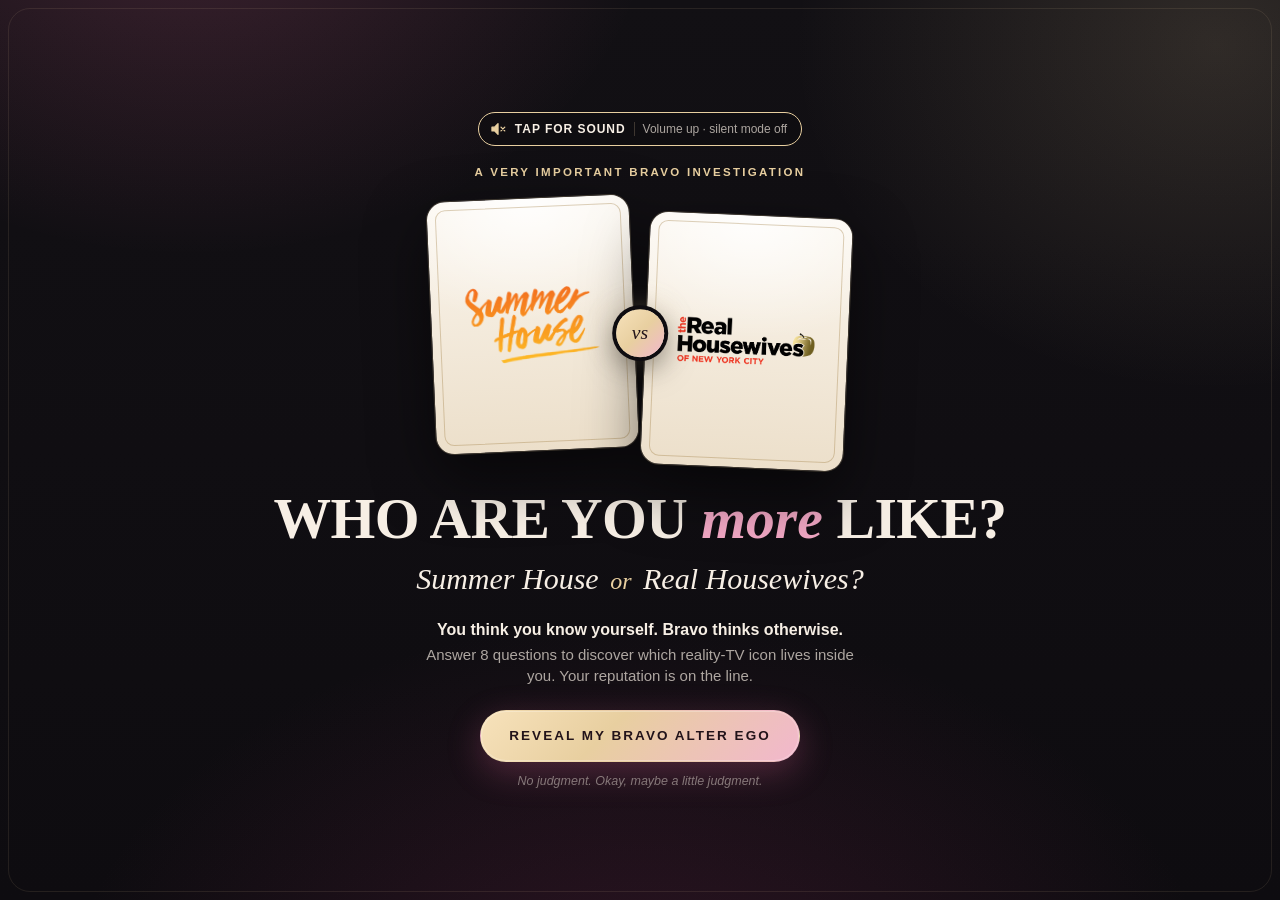
<file: index.html>
<!doctype html>
<html lang="en">
<head>
<meta charset="utf-8">
<meta name="viewport" content="width=device-width, initial-scale=1, viewport-fit=cover">
<meta name="theme-color" content="#0e0c10">
<meta name="robots" content="noindex">
<title>Who Are You More Like? A Bravo Investigation</title>
<link rel="icon" href="data:image/svg+xml,<svg xmlns='http://www.w3.org/2000/svg' viewBox='0 0 100 100'><text y='.9em' font-size='90'>🍸</text></svg>">
<link rel="stylesheet" href="quiz.css">
<script type="module" src="app.js"></script>
</head>
<body>

<div class="backdrop" aria-hidden="true"></div>
<canvas id="confetti" aria-hidden="true"></canvas>
<button id="muteBtn" class="mute-btn" type="button" aria-pressed="false" aria-label="Mute music" hidden></button>

<main id="app">

  <!-- 1. Introduction -->
  <section id="intro" class="screen is-active" aria-labelledby="introTitle">
    <button id="soundBanner" class="sound-banner" type="button" aria-pressed="false" hidden>
      <span class="sound-banner__icon" id="soundIcon" aria-hidden="true"></span>
      <span class="sound-banner__text" id="soundText">Tap for sound</span>
      <span class="sound-banner__hint" id="soundHint">Volume up · silent mode off</span>
    </button>
    <p class="eyebrow">A Very Important Bravo Investigation</p>
    <div class="stretch"><div class="duo duo--intro" id="introDuo"></div></div>
    <h1 id="introTitle" class="display" tabindex="-1">Who are you <em>more</em> like?</h1>
    <p class="subhead">Summer House <span class="or">or</span> Real Housewives?</p>
    <p class="lede">You think you know yourself. Bravo thinks otherwise.</p>
    <p class="body-copy">Answer 8 questions to discover which reality-TV icon lives inside you. Your reputation is on the line.</p>
    <button id="startBtn" class="btn btn--primary" type="button">Reveal my Bravo alter ego</button>
    <p class="fine-print">No judgment. Okay, maybe a little judgment.</p>
  </section>

  <!-- 2. Quiz -->
  <section id="quiz" class="screen" aria-labelledby="qText" hidden>
    <div class="quiz-top">
      <button id="backBtn" class="btn-back" type="button"><span aria-hidden="true">←</span> Back</button>
      <p class="eyebrow eyebrow--count" id="qCount" aria-live="polite"></p>
      <span class="quiz-top__spacer" aria-hidden="true"></span>
    </div>
    <div class="progress" id="progress" role="progressbar" aria-label="Quiz progress" aria-valuemin="0" aria-valuemax="8">
      <span class="progress__fill" id="progressFill"></span>
    </div>
    <div class="qcard" id="qcard">
      <p class="qcard__kicker" id="qKicker"></p>
      <h2 class="qcard__text" id="qText" tabindex="-1"></h2>
      <div class="answers" id="answers" role="group" aria-labelledby="qText"></div>
    </div>
    <div class="quiz-foot">
      <button id="nextBtn" class="btn btn--ghost" type="button" hidden>Keep my answer <span aria-hidden="true">→</span></button>
    </div>
  </section>

  <!-- 2b. Dramatic pause -->
  <section id="tally" class="screen" aria-labelledby="tallyTitle" hidden>
    <p class="eyebrow">Please stand by</p>
    <h2 id="tallyTitle" class="display display--sm" tabindex="-1">Calculating your Bravo alter ego<span class="dots" aria-hidden="true"><i>.</i><i>.</i><i>.</i></span></h2>
    <p class="calc__status" id="calcStatus" aria-live="polite"></p>
    <div class="calc__console" aria-hidden="true"><div class="calc__lines" id="calcLines"></div></div>
    <div class="calc__meters" aria-hidden="true">
      <div class="meter is-kyle"><span class="meter__label">Summer House energy</span><span class="meter__bar"><i id="meterA"></i></span><span class="meter__val" id="meterAVal"></span></div>
      <div class="meter is-bethenny"><span class="meter__label">Housewife energy</span><span class="meter__bar"><i id="meterB"></i></span><span class="meter__val" id="meterBVal"></span></div>
    </div>
    <div class="calc__progress" id="calcProgress" role="progressbar" aria-label="Scoring progress" aria-valuemin="0" aria-valuemax="100" aria-valuenow="0"><span id="calcFill"></span></div>
    <p class="calc__pct" id="calcPct" aria-hidden="true"></p>
  </section>

  <!-- 3. Results (filled in by app.js) -->
  <section id="result" class="screen reveal" aria-labelledby="resultTitle" hidden></section>

  <!-- 4. Cameo finale (filled in by app.js) -->
  <section id="cameos" class="screen" aria-labelledby="cameosTitle" hidden></section>

</main>

<noscript><p class="noscript">This quiz needs JavaScript turned on. Bravo would never.</p></noscript>
</body>
</html>
</file>
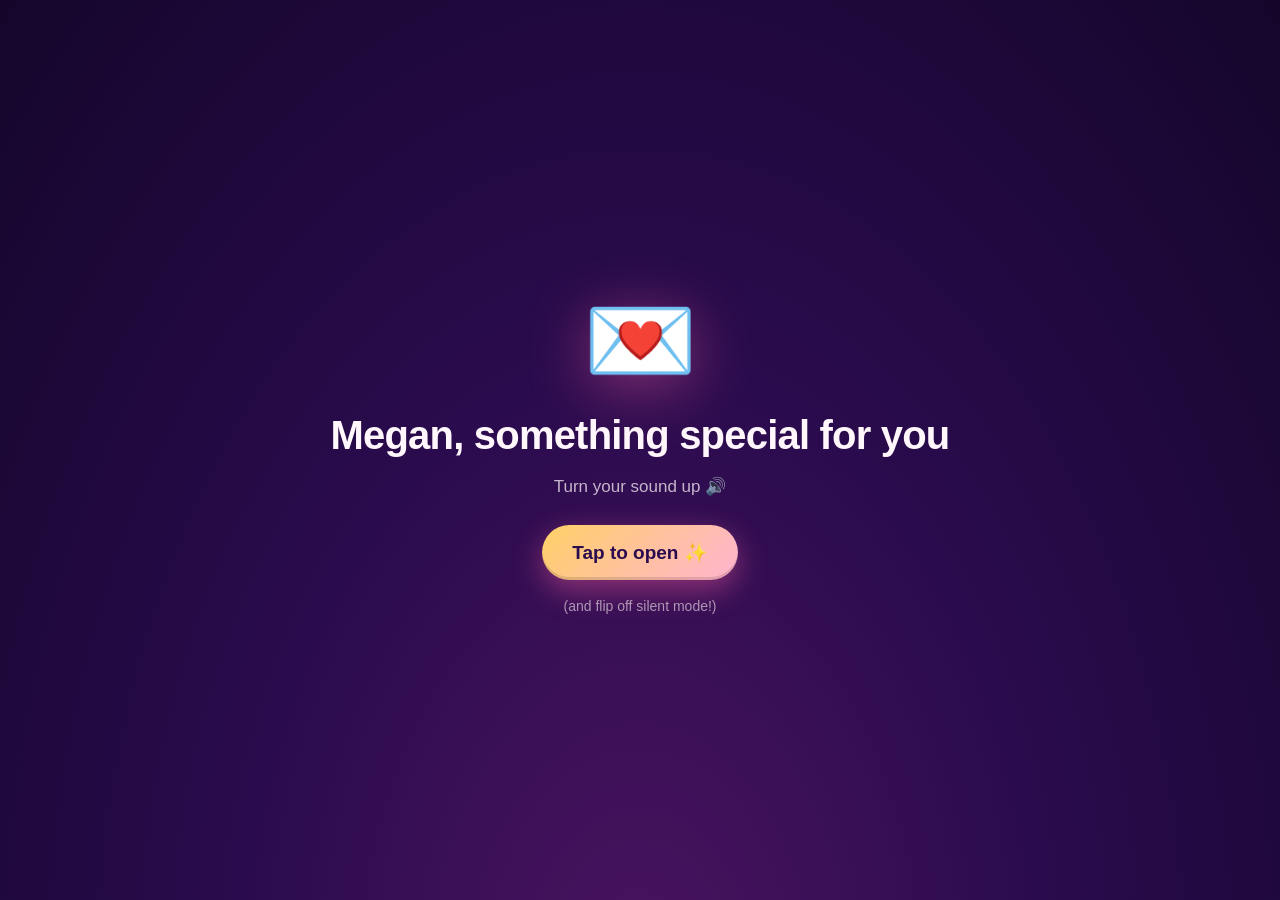
<file: birthday/index.html>
<!doctype html>
<html lang="en">
<head>
<meta charset="utf-8">
<meta name="viewport" content="width=device-width, initial-scale=1, viewport-fit=cover">
<meta name="theme-color" content="#14062b">
<meta name="robots" content="noindex">
<title>A Surprise For You 🎁</title>
<link rel="icon" href="data:image/svg+xml,<svg xmlns='http://www.w3.org/2000/svg' viewBox='0 0 100 100'><text y='.9em' font-size='90'>🎁</text></svg>">
<link rel="apple-touch-icon" href="data:image/svg+xml,<svg xmlns='http://www.w3.org/2000/svg' viewBox='0 0 100 100'><text y='.9em' font-size='90'>🎁</text></svg>">
<style>
  :root {
    --bg-1: #14062b;
    --bg-2: #2a0b4d;
    --bg-3: #4a1460;
    --gold: #ffd166;
    --pink: #ff5fa2;
    --text: #fff7fb;
    --muted: rgba(255, 247, 251, 0.72);
  }
  * { box-sizing: border-box; -webkit-tap-highlight-color: transparent; }
  html, body {
    margin: 0; height: 100%; overflow: hidden;
    background: radial-gradient(ellipse at 50% 110%, var(--bg-3) 0%, var(--bg-2) 45%, var(--bg-1) 100%);
    background-color: var(--bg-1);
    color: var(--text);
    font-family: -apple-system, BlinkMacSystemFont, "SF Pro Rounded", "Segoe UI", Roboto, "Helvetica Neue", Arial, sans-serif;
    -webkit-user-select: none; user-select: none;
    overscroll-behavior: none;
  }
  canvas { position: fixed; inset: 0; width: 100%; height: 100%; pointer-events: none; }
  #fx { z-index: 1; }
  #emoji { z-index: 3; }

  .screen {
    position: fixed; inset: 0; z-index: 2;
    display: flex; flex-direction: column; align-items: center; justify-content: center;
    padding: max(24px, env(safe-area-inset-top)) 20px max(24px, env(safe-area-inset-bottom));
    text-align: center;
    transition: opacity .8s ease, transform .8s ease;
  }
  .hidden { opacity: 0; pointer-events: none; }
  [hidden] { display: none !important; }

  /* ---------- Intro ---------- */
  #intro { z-index: 5; gap: 18px; }
  #intro .envelope { font-size: 92px; animation: wiggle 2.4s ease-in-out infinite; filter: drop-shadow(0 10px 30px rgba(255, 95, 162, .45)); }
  #intro h1 { margin: 0; font-size: clamp(26px, 7vw, 40px); font-weight: 800; letter-spacing: -0.02em; }
  #intro p { margin: 0; color: var(--muted); font-size: 17px; }
  .btn {
    appearance: none; border: 0; cursor: pointer;
    font: inherit; font-weight: 800; font-size: 19px; color: #2a0b4d;
    padding: 16px 30px; border-radius: 999px;
    background: linear-gradient(135deg, var(--gold), #ffb3d1);
    box-shadow: 0 10px 30px rgba(255, 95, 162, .45), inset 0 -3px 0 rgba(0,0,0,.12);
    transition: transform .15s ease;
  }
  .btn:active { transform: scale(.96); }
  #openBtn { margin-top: 10px; animation: pulse 1.6s ease-in-out infinite; }
  .sound-hint { font-size: 14px !important; opacity: .8; }

  /* ---------- Celebration title ---------- */
  #title {
    z-index: 2; pointer-events: none;
    justify-content: center;
    transition: transform 1.2s cubic-bezier(.2,.8,.2,1), opacity .8s ease;
  }
  #title.settled { transform: translateY(-31vh) scale(.62); }
  #title h2 {
    margin: 0; line-height: 1.02;
    font-size: clamp(48px, 15vw, 120px); font-weight: 900; letter-spacing: -0.03em;
  }
  #title h2 .line { display: block; white-space: nowrap; }
  #title h2 .ch {
    display: inline-block;
    background: linear-gradient(180deg, #fff 0%, var(--gold) 55%, #ff8fbf 100%);
    -webkit-background-clip: text; background-clip: text; color: transparent;
    filter: drop-shadow(0 4px 0 rgba(120, 20, 90, .55)) drop-shadow(0 0 22px rgba(255, 209, 102, .35));
    opacity: 0; transform: translateY(60px) scale(.3) rotate(-12deg);
  }
  #title.show h2 .ch { animation: popIn .7s cubic-bezier(.2, 1.6, .4, 1) forwards, bob 2.2s ease-in-out infinite; }
  #title .sub {
    margin-top: 14px; font-size: clamp(18px, 5vw, 26px); font-weight: 700; color: var(--muted);
    opacity: 0; transition: opacity 1s ease 1.6s;
  }
  #title.show .sub { opacity: 1; }

  /* ---------- Gift ---------- */
  #giftStage { z-index: 4; gap: 26px; padding-top: 22vh; }
  #giftStage .prompt { font-size: 20px; font-weight: 700; color: var(--text); margin: 0; animation: pulseText 1.8s ease-in-out infinite; }
  .gift {
    position: relative; width: 190px; height: 190px; cursor: pointer;
    animation: giftIn .9s cubic-bezier(.2, 1.5, .4, 1) both, giftBounce 1.4s ease-in-out .9s infinite;
    filter: drop-shadow(0 22px 30px rgba(0,0,0,.45));
  }
  .gift .box {
    position: absolute; left: 12px; right: 12px; bottom: 0; height: 120px; border-radius: 10px;
    background: linear-gradient(90deg, transparent 42%, var(--gold) 42%, var(--gold) 58%, transparent 58%),
                linear-gradient(160deg, #ff7eb6, #e2337f);
  }
  .gift .lid {
    position: absolute; left: 0; right: 0; top: 42px; height: 40px; border-radius: 10px;
    background: linear-gradient(90deg, transparent 42%, #ffe08f 42%, #ffe08f 58%, transparent 58%),
                linear-gradient(160deg, #ff9ac7, #ef4b92);
    box-shadow: 0 6px 0 rgba(120, 10, 60, .25);
    transform-origin: 50% 100%;
  }
  .gift .bow { position: absolute; left: 50%; top: -30px; width: 0; height: 0; }
  .gift .bow::before, .gift .bow::after {
    content: ""; position: absolute; top: 0; width: 46px; height: 34px;
    border: 9px solid var(--gold); border-radius: 50% 50% 50% 50% / 60% 60% 40% 40%;
  }
  .gift .bow::before { right: 2px; transform: rotate(-24deg); }
  .gift .bow::after  { left: 2px;  transform: rotate(24deg); }
  .gift .knot { position: absolute; left: 50%; top: 20px; width: 20px; height: 20px; margin-left: -10px; border-radius: 6px; background: #ffc53d; }
  .gift.opening { animation: shake .5s ease-in-out both; }
  .gift.open .lid { animation: lidOff .9s cubic-bezier(.3, .1, .3, 1) forwards; }
  .gift.open .box { animation: boxAway .9s ease .25s forwards; }

  /* ---------- Video ---------- */
  #videoStage { z-index: 4; gap: 18px; padding-top: max(18vh, 120px); }
  .video-card {
    position: relative; width: min(92vw, 420px);
    border-radius: 22px; overflow: hidden; background: #000;
    box-shadow: 0 0 0 3px rgba(255, 209, 102, .7), 0 25px 60px rgba(0,0,0,.55), 0 0 60px rgba(255, 95, 162, .35);
    transform: scale(.85); transition: transform .8s cubic-bezier(.2, 1.4, .4, 1);
  }
  #videoStage:not(.hidden) .video-card { transform: scale(1); }
  video { display: block; width: 100%; max-height: 64vh; background: #000; }
  .play-overlay {
    position: absolute; inset: 0; display: flex; flex-direction: column; align-items: center; justify-content: center; gap: 14px;
    border: 0; cursor: pointer; color: var(--text); font: inherit; font-weight: 800; font-size: 18px;
    background: radial-gradient(circle at 50% 45%, rgba(74, 20, 96, .55), rgba(20, 6, 43, .88));
  }
  .play-overlay .circle {
    width: 92px; height: 92px; border-radius: 50%;
    display: flex; align-items: center; justify-content: center;
    background: linear-gradient(135deg, var(--gold), var(--pink));
    box-shadow: 0 10px 30px rgba(255, 95, 162, .6);
    animation: pulse 1.6s ease-in-out infinite;
  }
  .play-overlay .circle::after {
    content: ""; margin-left: 8px;
    border-style: solid; border-width: 20px 0 20px 32px; border-color: transparent transparent transparent #fff;
  }
  #saveBtn { opacity: 0; transform: translateY(10px); transition: opacity .6s ease, transform .6s ease; }
  #saveBtn.show { opacity: 1; transform: none; }
  #saveBtn.nudge { animation: pulse 1.6s ease-in-out infinite; }
  .save-help { margin: 0; max-width: 340px; font-size: 14px; color: var(--muted); line-height: 1.4; }
  .error { color: #ffd1e3; font-size: 15px; max-width: 320px; padding: 24px; }

  /* ---------- Keyframes ---------- */
  @keyframes popIn { to { opacity: 1; transform: none; } }
  @keyframes bob { 0%, 100% { translate: 0 0; } 50% { translate: 0 -6px; } }
  @keyframes wiggle { 0%, 100% { transform: rotate(0); } 20% { transform: rotate(-10deg); } 40% { transform: rotate(8deg); } 60% { transform: rotate(-4deg); } 80% { transform: rotate(2deg); } }
  @keyframes pulse { 0%, 100% { transform: scale(1); } 50% { transform: scale(1.07); } }
  @keyframes pulseText { 0%, 100% { opacity: .75; } 50% { opacity: 1; } }
  @keyframes giftIn { from { opacity: 0; transform: scale(.2) rotate(-20deg); } to { opacity: 1; transform: none; } }
  @keyframes giftBounce { 0%, 100% { translate: 0 0; } 50% { translate: 0 -14px; } }
  @keyframes shake { 0%, 100% { rotate: 0deg; } 20% { rotate: -9deg; } 40% { rotate: 8deg; } 60% { rotate: -6deg; } 80% { rotate: 4deg; } }
  @keyframes lidOff { to { transform: translate(60px, -260px) rotate(50deg); opacity: 0; } }
  @keyframes boxAway { to { transform: scale(.4) translateY(40px); opacity: 0; } }

  @media (prefers-reduced-motion: reduce) {
    #title h2 .ch { animation-duration: .01s !important; }
  }
</style>
</head>
<body>

<canvas id="fx"></canvas>
<canvas id="emoji"></canvas>

<!-- 1. Tap to open (needed so the browser lets us play sound) -->
<section id="intro" class="screen">
  <div class="envelope">💌</div>
  <h1 id="introTitle">Something special for you</h1>
  <p>Turn your sound up 🔊</p>
  <button id="openBtn" class="btn" type="button">Tap to open ✨</button>
  <p class="sound-hint">(and flip off silent mode!)</p>
</section>

<!-- 2. The big reveal -->
<section id="title" class="screen hidden" aria-live="polite">
  <h2 id="titleText"></h2>
  <div class="sub" id="subText"></div>
</section>

<!-- 3. The present -->
<section id="giftStage" class="screen hidden">
  <button class="gift" id="gift" type="button" aria-label="Open your present" style="background:none;border:0;padding:0">
    <span class="box"></span>
    <span class="lid"><span class="bow"></span><span class="knot"></span></span>
  </button>
  <p class="prompt">Tap to open your present 🎁</p>
</section>

<!-- 4. The video -->
<section id="videoStage" class="screen hidden">
  <div class="video-card">
    <video id="video" playsinline webkit-playsinline preload="metadata"></video>
    <button class="play-overlay" id="playBtn" type="button" aria-label="Play your video">
      <span class="circle"></span>
      <span>Press play 💖</span>
    </button>
  </div>
  <button id="saveBtn" class="btn" type="button" hidden>Save video to my phone 📲</button>
  <p class="save-help" id="saveHelp" hidden></p>
</section>

<script>
/* ============================================================
   Edit these to personalize the page
   ============================================================ */
const CONFIG = {
  name: "Megan",
  subtitle: "🎂 October 27 🎂",
  videoSrc: "../video/cameo.mp4",          // put the Cameo file here
  downloadName: "Megan-Birthday-Cameo.mp4",
  celebrationSeconds: 8,                 // how long the big party lasts before the present shows up
};

/* ============================================================
   Setup
   ============================================================ */
const $ = (id) => document.getElementById(id);
const reduceMotion = matchMedia("(prefers-reduced-motion: reduce)").matches;

$("introTitle").textContent = `${CONFIG.name}, something special for you`;
$("subText").textContent = CONFIG.subtitle;
document.title = `Happy Birthday ${CONFIG.name}! 🎉`;

// Build the title one letter at a time so each letter can pop in
(function buildTitle() {
  const lines = ["Happy", "Birthday,", `${CONFIG.name}!`];
  const h2 = $("titleText");
  let i = 0;
  for (const text of lines) {
    const line = document.createElement("span");
    line.className = "line";
    for (const c of text) {
      const s = document.createElement("span");
      s.className = "ch";
      s.textContent = c;
      s.style.animationDelay = `${0.35 + i * 0.07}s, ${1.4 + i * 0.09}s`;
      line.appendChild(s);
      i++;
    }
    h2.appendChild(line);
  }
})();

/* ============================================================
   Canvas: fireworks (with trails) + emojis/confetti (no trails)
   ============================================================ */
const fx = $("fx"), fxCtx = fx.getContext("2d");
const em = $("emoji"), emCtx = em.getContext("2d");
let W = 0, H = 0, DPR = 1;
function resize() {
  DPR = Math.min(window.devicePixelRatio || 1, 2);
  W = innerWidth; H = innerHeight;
  for (const c of [fx, em]) { c.width = W * DPR; c.height = H * DPR; }
  fxCtx.setTransform(DPR, 0, 0, DPR, 0, 0);
  emCtx.setTransform(DPR, 0, 0, DPR, 0, 0);
}
addEventListener("resize", resize);
resize();

const rand = (a, b) => a + Math.random() * (b - a);
const pick = (arr) => arr[(Math.random() * arr.length) | 0];
const EMOJIS = ["🎉", "🎂", "🥳", "🎈", "🎁", "💖", "✨", "🍾", "🥂", "🌟", "💐", "🎊", "😘", "👑", "🦄", "🍰", "💃", "🪅"];
const CONFETTI = ["#ffd166", "#ff5fa2", "#7bdff2", "#b2f7ef", "#c77dff", "#ff9f1c", "#ffffff", "#80ffdb"];

const rockets = [], sparks = [], floaters = [];

function launchRocket(x) {
  rockets.push({
    x: x ?? rand(W * 0.12, W * 0.88), y: H + 10,
    vx: rand(-0.6, 0.6), vy: -rand(H * 0.0135, H * 0.0175) - 6,
    hue: rand(0, 360), targetY: rand(H * 0.12, H * 0.45),
  });
}
function explode(x, y, hue, big = false) {
  const n = big ? 140 : rand(70, 110);
  const kind = Math.random();
  for (let i = 0; i < n; i++) {
    const a = (i / n) * Math.PI * 2 + rand(-0.05, 0.05);
    const sp = kind < 0.3 ? rand(4.5, 5.2) : rand(1, big ? 8 : 6.5); // sometimes a perfect ring
    sparks.push({
      x, y, vx: Math.cos(a) * sp, vy: Math.sin(a) * sp,
      life: 1, decay: rand(0.008, 0.016),
      hue: kind > 0.75 ? rand(0, 360) : hue + rand(-15, 15),
      size: rand(1.4, 2.6), twinkle: Math.random() < 0.3,
    });
  }
  Sound.boom();
}
function throwEmoji(x, y, opts = {}) {
  floaters.push({
    kind: "emoji", ch: pick(EMOJIS),
    x, y, vx: opts.vx ?? rand(-5, 5), vy: opts.vy ?? -rand(12, 20),
    g: opts.g ?? 0.32, rot: rand(-0.5, 0.5), vr: rand(-0.12, 0.12),
    size: rand(30, 58), life: 1,
  });
}
function rainEmoji() {
  floaters.push({
    kind: "emoji", ch: pick(EMOJIS),
    x: rand(0, W), y: -50, vx: rand(-1, 1), vy: rand(2, 4), g: 0.03,
    rot: rand(-0.5, 0.5), vr: rand(-0.04, 0.04), size: rand(26, 46), life: 1,
  });
}
function confettiCannon(x, y, angle, count = 120, power = 22) {
  for (let i = 0; i < count; i++) {
    const a = angle + rand(-0.35, 0.35), sp = rand(power * 0.4, power);
    floaters.push({
      kind: "confetti", color: pick(CONFETTI),
      x, y, vx: Math.cos(a) * sp, vy: Math.sin(a) * sp, g: 0.28,
      rot: rand(0, 6), vr: rand(-0.3, 0.3), w: rand(6, 11), h: rand(10, 18),
      flip: rand(0, 6), life: 1,
    });
  }
}

let last = performance.now();
function frame(now) {
  const dt = Math.min((now - last) / 16.67, 3); // normalize to 60fps steps
  last = now;

  // Fireworks layer: fade previous frame for trails
  fxCtx.globalCompositeOperation = "destination-out";
  fxCtx.fillStyle = "rgba(0,0,0,0.22)";
  fxCtx.fillRect(0, 0, W, H);
  fxCtx.globalCompositeOperation = "lighter";

  for (let i = rockets.length - 1; i >= 0; i--) {
    const r = rockets[i];
    r.x += r.vx * dt; r.y += r.vy * dt; r.vy += 0.18 * dt;
    fxCtx.fillStyle = `hsl(${r.hue},100%,75%)`;
    fxCtx.beginPath(); fxCtx.arc(r.x, r.y, 2.4, 0, 7); fxCtx.fill();
    if (r.y <= r.targetY || r.vy >= -1) { explode(r.x, r.y, r.hue); rockets.splice(i, 1); }
  }
  for (let i = sparks.length - 1; i >= 0; i--) {
    const s = sparks[i];
    s.vx *= Math.pow(0.975, dt); s.vy = s.vy * Math.pow(0.975, dt) + 0.06 * dt;
    s.x += s.vx * dt; s.y += s.vy * dt; s.life -= s.decay * dt;
    if (s.life <= 0) { sparks.splice(i, 1); continue; }
    const a = s.twinkle ? s.life * (Math.random() < 0.5 ? 1 : 0.2) : s.life;
    fxCtx.fillStyle = `hsla(${s.hue},100%,${55 + s.life * 25}%,${a})`;
    fxCtx.beginPath(); fxCtx.arc(s.x, s.y, s.size, 0, 7); fxCtx.fill();
  }

  // Emoji + confetti layer: fully redrawn each frame
  emCtx.clearRect(0, 0, W, H);
  emCtx.textAlign = "center"; emCtx.textBaseline = "middle";
  for (let i = floaters.length - 1; i >= 0; i--) {
    const f = floaters[i];
    f.vy += f.g * dt;
    if (f.kind === "confetti") { f.vx *= Math.pow(0.97, dt); f.vy = Math.min(f.vy, 3.2); f.flip += 0.15 * dt; }
    f.x += f.vx * dt; f.y += f.vy * dt; f.rot += f.vr * dt;
    if (f.y > H + 80 || f.x < -100 || f.x > W + 100) { floaters.splice(i, 1); continue; }
    emCtx.save();
    emCtx.translate(f.x, f.y); emCtx.rotate(f.rot);
    if (f.kind === "emoji") {
      emCtx.font = `${f.size}px "Apple Color Emoji","Segoe UI Emoji","Noto Color Emoji",sans-serif`;
      emCtx.fillText(f.ch, 0, 0);
    } else {
      emCtx.scale(1, Math.cos(f.flip));
      emCtx.fillStyle = f.color;
      emCtx.fillRect(-f.w / 2, -f.h / 2, f.w, f.h);
    }
    emCtx.restore();
  }
  requestAnimationFrame(frame);
}
requestAnimationFrame(frame);

/* ============================================================
   Sound: everything is synthesized, no audio files needed
   ============================================================ */
const Sound = (() => {
  let ctx, master, lastBoom = 0;
  const note = (n) => 440 * Math.pow(2, (n - 69) / 12); // MIDI -> Hz

  function init() {
    if (ctx) return;
    // Lets sound play even when the iPhone ring/silent switch is on (Safari 16.4+)
    try { if (navigator.audioSession) navigator.audioSession.type = "playback"; } catch (e) {}
    const AC = window.AudioContext || window.webkitAudioContext;
    if (!AC) return;
    ctx = new AC();
    const comp = ctx.createDynamicsCompressor();
    comp.threshold.value = -14; comp.ratio.value = 6;
    master = ctx.createGain(); master.gain.value = 0.8;
    master.connect(comp).connect(ctx.destination);
    // iOS unlock: play one silent buffer inside the tap
    const b = ctx.createBufferSource(); b.buffer = ctx.createBuffer(1, 1, 22050); b.connect(master); b.start(0);
    ctx.resume();
    loadHorn();
  }

  // Brass-ish voice: detuned saws through an opening low-pass filter
  function brass(freq, t, dur, vol = 0.18) {
    const g = ctx.createGain(), f = ctx.createBiquadFilter();
    f.type = "lowpass"; f.Q.value = 2;
    f.frequency.setValueAtTime(freq * 1.5, t);
    f.frequency.linearRampToValueAtTime(freq * 6, t + 0.06);
    f.frequency.exponentialRampToValueAtTime(freq * 3, t + dur);
    g.gain.setValueAtTime(0.0001, t);
    g.gain.exponentialRampToValueAtTime(vol, t + 0.04);
    g.gain.setValueAtTime(vol * 0.85, t + Math.max(dur - 0.08, 0.05));
    g.gain.exponentialRampToValueAtTime(0.0001, t + dur + 0.12);
    f.connect(g).connect(master);
    for (const d of [-7, 0, 7]) {
      const o = ctx.createOscillator();
      o.type = "sawtooth"; o.frequency.value = freq; o.detune.value = d;
      // a little vibrato on longer notes
      if (dur > 0.5) {
        const l = ctx.createOscillator(), lg = ctx.createGain();
        l.frequency.value = 5.5; lg.gain.value = 9;
        l.connect(lg).connect(o.detune); l.start(t + 0.2); l.stop(t + dur + 0.2);
      }
      o.connect(f); o.start(t); o.stop(t + dur + 0.2);
    }
  }
  const chord = (notes, t, dur, vol) => notes.forEach((n) => brass(note(n), t, dur, vol));

  let noiseBuf;
  function noise() {
    if (!noiseBuf) {
      noiseBuf = ctx.createBuffer(1, ctx.sampleRate * 1.5, ctx.sampleRate);
      const d = noiseBuf.getChannelData(0);
      for (let i = 0; i < d.length; i++) d[i] = Math.random() * 2 - 1;
    }
    const s = ctx.createBufferSource(); s.buffer = noiseBuf; return s;
  }

  // Firework boom: low thump + noise burst + little crackles
  function boom() {
    if (!ctx) return;
    const t = ctx.currentTime;
    if (t - lastBoom < 0.12) return; // don't stack too many
    lastBoom = t;
    const n = noise(), f = ctx.createBiquadFilter(), g = ctx.createGain();
    f.type = "lowpass"; f.frequency.setValueAtTime(rand(900, 1600), t); f.frequency.exponentialRampToValueAtTime(120, t + 1);
    g.gain.setValueAtTime(rand(0.35, 0.55), t); g.gain.exponentialRampToValueAtTime(0.0001, t + 1.1);
    n.connect(f).connect(g).connect(master); n.start(t); n.stop(t + 1.2);
    const o = ctx.createOscillator(), og = ctx.createGain();
    o.frequency.setValueAtTime(110, t); o.frequency.exponentialRampToValueAtTime(40, t + 0.3);
    og.gain.setValueAtTime(0.5, t); og.gain.exponentialRampToValueAtTime(0.0001, t + 0.35);
    o.connect(og).connect(master); o.start(t); o.stop(t + 0.4);
    for (let i = 0; i < 6; i++) {
      const ct = t + rand(0.25, 0.9), c = noise(), cf = ctx.createBiquadFilter(), cg = ctx.createGain();
      cf.type = "highpass"; cf.frequency.value = 3000;
      cg.gain.setValueAtTime(0.12, ct); cg.gain.exponentialRampToValueAtTime(0.0001, ct + 0.03);
      c.connect(cf).connect(cg).connect(master); c.start(ct, rand(0, 1)); c.stop(ct + 0.04);
    }
  }

  // Real airhorn sample, loaded when she taps "open"
  let hornBuf, hornReady;
  function loadHorn() {
    hornReady = fetch("../video/airhorn.mp3")
      .then((r) => r.arrayBuffer())
      .then((ab) => new Promise((res, rej) => ctx.decodeAudioData(ab, res, rej)))
      .then((buf) => { hornBuf = buf; })
      .catch(() => {});
  }

  // Airhorn blast, then Happy Birthday on brass
  async function celebrate() {
    if (!ctx) return;
    await hornReady;
    const t0 = ctx.currentTime + 0.05;
    let h = t0;
    if (hornBuf) {
      const s = ctx.createBufferSource(), g = ctx.createGain();
      s.buffer = hornBuf; g.gain.value = 1;
      s.connect(g).connect(master); s.start(t0);
      h = t0 + hornBuf.duration - 0.4; // song kicks in as the blast fades
    }
    // Happy Birthday (3/4 time), with a simple bass
    const beat = 0.36;
    const song = [
      [67,.75],[67,.25],[69,1],[67,1],[72,1],[71,2],
      [67,.75],[67,.25],[69,1],[67,1],[74,1],[72,2],
      [67,.75],[67,.25],[79,1],[76,1],[72,1],[71,1],[69,2],
      [77,.75],[77,.25],[76,1],[72,1],[74,1],[72,3],
    ];
    const bass = [[48,3],[43,3],[43,3],[48,3],[48,3],[53,3],[48,3],[43,1.5],[48,3]];
    let t = h + 0.4;
    const start = t;
    for (const [n, d] of song) { brass(note(n), t, d * beat * 0.92, 0.16); t += d * beat; }
    t = start;
    for (const [n, d] of bass) { brass(note(n), t, d * beat * 0.9, 0.12); t += d * beat; }
  }

  // Sparkly "ta-da" when the present opens
  function tada() {
    if (!ctx) return;
    const t = ctx.currentTime + 0.02;
    [72, 76, 79, 84, 88, 91].forEach((n, i) => {
      const o = ctx.createOscillator(), g = ctx.createGain();
      o.type = "triangle"; o.frequency.value = note(n);
      g.gain.setValueAtTime(0.0001, t + i * 0.06);
      g.gain.exponentialRampToValueAtTime(0.18, t + i * 0.06 + 0.02);
      g.gain.exponentialRampToValueAtTime(0.0001, t + i * 0.06 + 0.9);
      o.connect(g).connect(master); o.start(t + i * 0.06); o.stop(t + i * 0.06 + 1);
    });
    chord([60, 64, 67, 72], t + 0.35, 0.9, 0.12);
  }

  // Fade all the party noise out (e.g. when the video starts)
  function hush() {
    if (!ctx) return;
    master.gain.cancelScheduledValues(ctx.currentTime);
    master.gain.setTargetAtTime(0, ctx.currentTime, 0.15);
    setTimeout(() => ctx.suspend(), 1200);
  }

  return { init, celebrate, boom, tada, hush };
})();

/* ============================================================
   The show
   ============================================================ */
let ambient = null;

$("openBtn").addEventListener("click", () => {
  Sound.init();
  if (navigator.vibrate) navigator.vibrate([60, 40, 60]);
  $("intro").classList.add("hidden");
  setTimeout(startParty, 250);
}, { once: true });

function startParty() {
  Sound.celebrate();
  $("title").classList.remove("hidden");
  $("title").classList.add("show");

  // Opening barrage
  confettiCannon(0, H, -Math.PI / 3, reduceMotion ? 40 : 140);
  confettiCannon(W, H, -Math.PI * 2 / 3, reduceMotion ? 40 : 140);
  for (let i = 0; i < 5; i++) setTimeout(() => launchRocket(W * (0.15 + i * 0.175)), i * 120);

  const end = performance.now() + CONFIG.celebrationSeconds * 1000;
  const party = setInterval(() => {
    if (performance.now() > end) { clearInterval(party); return settle(); }
    if (Math.random() < 0.55) launchRocket();
    if (Math.random() < 0.6) for (let i = 0; i < 4; i++) throwEmoji(rand(0, W), H + 30);
    for (let i = 0; i < 2; i++) rainEmoji();
    if (Math.random() < 0.08) confettiCannon(rand(0, 1) < 0.5 ? 0 : W, H * 0.9, rand(0, 1) < 0.5 ? -1.1 : -2.0, 60, 18);
  }, 160);
}

function settle() {
  $("title").classList.add("settled");
  // Keep a gentle sprinkle going while she looks at the present
  ambient = setInterval(() => {
    if (Math.random() < 0.35) launchRocket();
    if (Math.random() < 0.5) rainEmoji();
  }, 900);
  setTimeout(() => $("giftStage").classList.remove("hidden"), 700);
}

$("gift").addEventListener("click", () => {
  const gift = $("gift");
  gift.classList.add("opening"); // replaces the bounce with a shake
  if (navigator.vibrate) navigator.vibrate(40);
  setTimeout(() => {
    gift.classList.add("open");
    Sound.tada();
    const r = gift.getBoundingClientRect();
    const cx = r.left + r.width / 2, cy = r.top + r.height / 2;
    confettiCannon(cx, cy, -Math.PI / 2, 160, 20);
    for (let i = 0; i < 14; i++) throwEmoji(cx, cy, { vx: rand(-7, 7), vy: -rand(8, 16) });
    explode(cx, cy - 80, rand(0, 360), true);
  }, 450);
  setTimeout(() => {
    $("giftStage").classList.add("hidden");
    loadVideo();
    $("videoStage").classList.remove("hidden");
  }, 1500);
}, { once: true });

/* ============================================================
   Video + saving to her phone
   ============================================================ */
const video = $("video");
let videoFile = null;     // the video as a File, ready to hand to the iOS share sheet
let fetching = null;

function loadVideo() {
  video.src = CONFIG.videoSrc;
  video.load();
}

video.addEventListener("error", () => {
  $("playBtn").outerHTML = `<div class="error">Hmm, the video didn't load 😅<br>Make sure it's saved at <b>${CONFIG.videoSrc}</b>.</div>`;
});

$("playBtn").addEventListener("click", () => {
  Sound.hush();
  clearInterval(ambient);
  $("title").classList.add("hidden"); // give the video the whole stage
  $("playBtn").remove();
  video.controls = true;
  video.play().catch(() => {});
  prefetchVideo();
});

video.addEventListener("play", () => {
  // Offer the save button once she's started watching; make it obvious when it ends
  $("saveBtn").hidden = false;
  requestAnimationFrame(() => $("saveBtn").classList.add("show"));
}, { once: true });

video.addEventListener("ended", () => {
  $("saveBtn").classList.add("nudge");
  // A little encore
  confettiCannon(0, H, -Math.PI / 3, 90);
  confettiCannon(W, H, -Math.PI * 2 / 3, 90);
  for (let i = 0; i < 3; i++) setTimeout(() => launchRocket(), i * 300);
});

// Download the file in the background while she watches so "Save" is instant.
// iOS only opens the share sheet right after a tap, so the file must already be ready.
function prefetchVideo() {
  if (fetching || !navigator.canShare) return;
  fetching = fetch(CONFIG.videoSrc)
    .then((r) => { if (!r.ok) throw new Error(r.status); return r.blob(); })
    .then((blob) => {
      const f = new File([blob], CONFIG.downloadName, { type: blob.type || "video/mp4" });
      if (navigator.canShare({ files: [f] })) videoFile = f;
    })
    .catch(() => {});
}

$("saveBtn").addEventListener("click", async () => {
  // Best path on iPhone: share sheet -> "Save Video" puts it straight into Photos
  if (videoFile) {
    try {
      await navigator.share({ files: [videoFile] });
      return;
    } catch (e) {
      if (e.name === "AbortError") return; // she closed the share sheet
    }
  }
  // Fallback: regular download (Safari saves to Files > Downloads)
  const a = document.createElement("a");
  a.href = CONFIG.videoSrc;
  a.download = CONFIG.downloadName;
  document.body.appendChild(a);
  a.click();
  a.remove();
  const help = $("saveHelp");
  help.hidden = false;
  help.textContent = fetching && !videoFile
    ? "Still getting it ready… if nothing popped up, give it a few seconds and tap again 💕"
    : "Check Files → Downloads. Open it there and tap Share → Save Video to put it in Photos 💕";
});
</script>
</body>
</html>
</file>
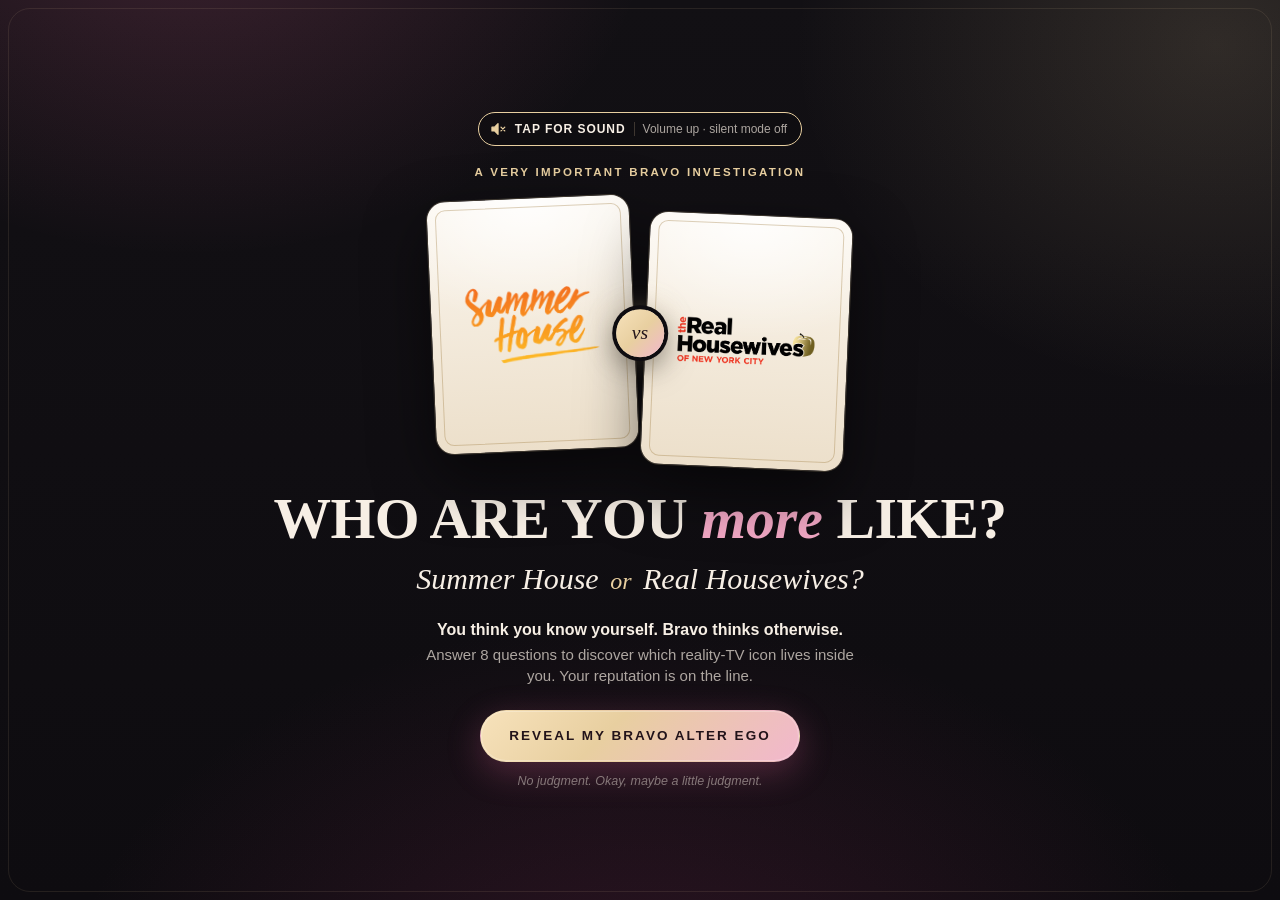
<file: quiz/index.html>
<!doctype html>
<html lang="en">
<head>
<meta charset="utf-8">
<meta name="robots" content="noindex">
<title>Moved</title>
<meta http-equiv="refresh" content="0; url=../">
<link rel="canonical" href="../">
<script>location.replace("../" + location.hash);</script>
</head>
<body style="background:#0e0c10;color:#f7efe5;font-family:-apple-system,sans-serif;text-align:center;padding:40px 20px">
<p>The quiz has moved. <a href="../" style="color:#e8cfa0">Take me there</a></p>
</body>
</html>
</file>
<file: quiz.css>
/* ============================================================
   Bravo reunion special x luxury editorial
   Every screen is sized to fit the visible phone screen: text keeps
   its size, and the images (".stretch" areas) shrink to the space left.
   ============================================================ */
:root {
  --ink: #0e0c10;
  --charcoal: #18151b;
  --panel: rgba(255, 248, 240, 0.045);
  --panel-strong: rgba(255, 248, 240, 0.08);
  --line: rgba(232, 207, 160, 0.22);
  --line-strong: rgba(232, 207, 160, 0.55);
  --cream: #f7efe5;
  --muted: rgba(247, 239, 229, 0.68);
  --faint: rgba(247, 239, 229, 0.45);
  --champagne: #e8cfa0;
  --gold: #c9a45c;
  --pink: #f4a9c6;
  --rose: #e2679a;

  /* Per-person accents */
  --kyle: #f39abd;
  --kyle-deep: #b8406f;
  --bethenny: #e8cfa0;
  --bethenny-deep: #9c7a3c;

  --serif: "Didot", "Bodoni 72", "Bodoni MT", "Playfair Display", "Hoefler Text", "Times New Roman", serif;
  /* Sturdier italic for the pink accent text; Didot's hairlines vanish on the dark background */
  --serif-italic: "Iowan Old Style", "Palatino", "Book Antiqua", Georgia, serif;
  --sans: -apple-system, BlinkMacSystemFont, "SF Pro Text", "Segoe UI", Roboto, "Helvetica Neue", Arial, sans-serif;

  --radius: 18px;
  --ease: cubic-bezier(.2, .8, .2, 1);
  --gutter: 20px;
  --screen-h: 100vh;
}
@supports (height: 100svh) { :root { --screen-h: 100svh; } } /* visible height with Safari's toolbars showing */

* { box-sizing: border-box; -webkit-tap-highlight-color: transparent; }
html { background: var(--ink); }
body {
  margin: 0;
  min-height: var(--screen-h);
  background: var(--ink);
  color: var(--cream);
  font-family: var(--sans);
  font-size: 16px;
  line-height: 1.45;
  -webkit-font-smoothing: antialiased;
  overflow-x: hidden;
}
[hidden] { display: none !important; }
img, video { max-width: 100%; }
button { font: inherit; color: inherit; }

/* Spotlight glows + a faint reunion-stage frame */
.backdrop {
  position: fixed; inset: 0; z-index: 0; pointer-events: none;
  background:
    radial-gradient(60vmax 45vmax at 15% -10%, rgba(226, 103, 154, 0.20), transparent 60%),
    radial-gradient(55vmax 45vmax at 95% 5%, rgba(232, 207, 160, 0.14), transparent 60%),
    radial-gradient(70vmax 50vmax at 50% 115%, rgba(120, 40, 80, 0.30), transparent 65%),
    linear-gradient(180deg, #121014 0%, var(--ink) 100%);
}
.backdrop::after {
  content: ""; position: absolute; inset: 8px;
  border: 1px solid rgba(232, 207, 160, 0.10); border-radius: 22px;
}
#confetti { position: fixed; inset: 0; width: 100%; height: 100%; z-index: 5; pointer-events: none; }

#app {
  position: relative; z-index: 1;
  width: 100%; max-width: 820px; margin: 0 auto;
  padding: 0 var(--gutter);
  overflow-x: hidden; overflow-x: clip; /* glows and tilted portraits never cause sideways scroll */
}

/* ---------- Screens ---------- */
.screen {
  min-height: var(--screen-h);
  padding: max(18px, env(safe-area-inset-top)) 0 max(16px, env(safe-area-inset-bottom));
  display: flex; flex-direction: column; align-items: center; justify-content: center;
  text-align: center;
}
.screen.is-entering { animation: screenIn .7s var(--ease) both; }
@keyframes screenIn { from { opacity: 0; transform: translateY(14px); } to { opacity: 1; transform: none; } }

/* Flexible image area: takes whatever height is left over, within limits */
.stretch {
  flex: 1 1 0; width: 100%;
  min-height: 110px; max-height: 300px;
  container-type: size;
  display: flex; align-items: center; justify-content: center;
}

/* ---------- Type ---------- */
.eyebrow {
  margin: 0 0 12px;
  font-size: 11.5px; font-weight: 600; letter-spacing: 0.2em; text-transform: uppercase;
  color: var(--champagne);
}
.display {
  margin: 0;
  font-family: var(--serif); font-weight: 700;
  font-size: clamp(32px, min(10vw, 6.4svh), 72px); line-height: 0.98; letter-spacing: -0.01em;
  text-transform: uppercase; text-wrap: balance;
}
.display em { font-family: var(--serif-italic); font-style: italic; text-transform: lowercase; color: var(--pink); font-weight: 600; letter-spacing: 0; }
.display--sm { font-size: clamp(26px, min(7.5vw, 5svh), 46px); line-height: 1.1; text-transform: none; }
.display:focus, h2:focus { outline: none; }
.subhead {
  margin: 10px 0 0;
  font-family: var(--serif); font-style: italic; font-size: clamp(19px, min(5.4vw, 3.4svh), 30px); color: var(--cream);
}
.subhead .or { color: var(--champagne); font-size: 0.8em; margin: 0 4px; }
.lede { margin: clamp(10px, 2svh, 22px) 0 4px; font-weight: 600; font-size: 16px; line-height: 1.35; }
.body-copy { margin: 0 auto; max-width: 30em; color: var(--muted); font-size: 15px; line-height: 1.4; }
.fine-print { margin: 10px 0 0; font-size: 12.5px; color: var(--faint); font-style: italic; }

/* ---------- Buttons ---------- */
.btn {
  appearance: none; cursor: pointer;
  display: inline-flex; align-items: center; justify-content: center; gap: 10px;
  min-height: 52px; padding: 14px 28px; margin-top: clamp(14px, 2.6svh, 28px);
  border-radius: 999px; border: 1px solid transparent; flex: none;
  font-weight: 700; font-size: 13.5px; letter-spacing: 0.15em; text-transform: uppercase;
  text-decoration: none;
  transition: transform .2s var(--ease), box-shadow .25s ease, background-color .25s ease, border-color .25s ease;
}
.btn--primary {
  color: #22131a;
  background: linear-gradient(135deg, #f7e2bb 0%, var(--champagne) 40%, #f2b7cd 100%);
  box-shadow: 0 10px 34px rgba(226, 103, 154, 0.28), 0 0 0 1px rgba(255, 255, 255, 0.25) inset;
}
.btn--primary:hover { transform: translateY(-2px); box-shadow: 0 16px 44px rgba(226, 103, 154, 0.42), 0 0 0 1px rgba(255, 255, 255, 0.35) inset; }
.btn--ghost { color: var(--cream); background: transparent; border-color: var(--line-strong); }
.btn--ghost:hover { background: var(--panel-strong); border-color: var(--champagne); }
.btn:active { transform: scale(0.97); }
.btn:focus-visible, .btn-back:focus-visible, .answer:focus-visible, .link-btn:focus-visible, .pager__dot:focus-visible {
  outline: 2px solid var(--champagne); outline-offset: 4px;
}
.btn-back {
  appearance: none; cursor: pointer; background: none; border: 0; padding: 10px 6px;
  color: var(--muted); font-size: 13px; letter-spacing: 0.08em; text-transform: uppercase; font-weight: 600;
  border-radius: 8px; transition: color .2s ease;
}
.btn-back:hover { color: var(--cream); }
.btn-back[aria-hidden="true"] { visibility: hidden; }
.link-btn {
  appearance: none; cursor: pointer; background: none; border: 0; margin-top: 8px; padding: 8px;
  color: var(--muted); font-size: 14px; text-decoration: underline; text-underline-offset: 4px; border-radius: 6px;
}
.link-btn:hover { color: var(--cream); }

/* ---------- Portraits (image with monogram fallback) ---------- */
.portrait {
  position: relative; margin: 0; flex: none;
  width: 100%; aspect-ratio: 4 / 5;
  border-radius: var(--radius); overflow: hidden;
  background: var(--charcoal);
  box-shadow: 0 0 0 1px var(--line), 0 24px 60px rgba(0, 0, 0, 0.55);
  isolation: isolate;
}
.portrait__fallback {
  position: absolute; inset: 0;
  display: flex; flex-direction: column; align-items: center; justify-content: center; gap: 6px;
  background:
    radial-gradient(120% 80% at 50% 0%, var(--accent-glow), transparent 70%),
    linear-gradient(180deg, #1d191f, #121014);
}
.portrait__fallback::before {
  content: ""; position: absolute; inset: 8px;
  border: 1px solid var(--accent-line); border-radius: calc(var(--radius) - 8px);
}
.portrait__mono {
  font-family: var(--serif); font-style: italic; font-weight: 400;
  font-size: 64px; line-height: 1; color: var(--accent);
  text-shadow: 0 0 30px var(--accent-glow);
}
.portrait__img {
  position: absolute; inset: 0; width: 100%; height: 100%;
  object-fit: cover; object-position: var(--pos, 50% 25%);
  opacity: 0; transition: opacity .6s ease;
}
.portrait__img.is-loaded { opacity: 1; }
.portrait::after { /* legibility gradient behind the caption */
  content: ""; position: absolute; inset: 45% 0 0; z-index: 1;
  background: linear-gradient(180deg, transparent, rgba(14, 12, 16, 0.92));
}
.portrait__caption {
  position: absolute; left: 0; right: 0; bottom: 0; z-index: 2;
  padding: 10px 8px; text-align: center;
}
.portrait__name { display: block; font-family: var(--serif); font-size: 20px; font-weight: 700; line-height: 1.15; }
.portrait__show { display: block; margin-top: 2px; font-size: 10px; letter-spacing: 0.16em; text-transform: uppercase; color: var(--accent); }

/* Inside a .stretch area, size everything off the available height (cqh) */
.stretch .portrait { width: auto; height: 96cqh; max-width: 100cqw; }
.stretch .portrait__mono { font-size: clamp(30px, 20cqh, 88px); }
.stretch .portrait__name { font-size: clamp(13px, 6.6cqh, 24px); }
.stretch .portrait__show { font-size: clamp(8.5px, 3.3cqh, 11px); }

.is-kyle { --accent: var(--kyle); --accent-deep: var(--kyle-deep); --accent-glow: rgba(243, 154, 189, 0.30); --accent-line: rgba(243, 154, 189, 0.30); }
.is-bethenny { --accent: var(--bethenny); --accent-deep: var(--bethenny-deep); --accent-glow: rgba(232, 207, 160, 0.26); --accent-line: rgba(232, 207, 160, 0.30); }

/* Show logo cards (intro) */
.show-card::after { display: none; }
.show-card__wordmark { padding: 12px 10px; gap: 2px; }
.wordmark__main {
  font-family: var(--serif); font-style: italic; font-weight: 400;
  font-size: clamp(18px, min(12cqh, 8.6cqw), 44px); line-height: 1; color: var(--accent);
  text-shadow: 0 0 28px var(--accent-glow); text-wrap: balance;
}
.wordmark__minor {
  font-size: clamp(8.5px, min(3.6cqh, 2.6cqw), 12px); font-weight: 600; letter-spacing: 0.2em; text-transform: uppercase;
  color: var(--cream); opacity: 0.85; margin: 5px 0;
}
.show-card__logo {
  position: absolute; inset: 12% 15%; width: 70%; height: 76%;
  object-fit: contain; opacity: 0; transition: opacity .6s ease;
  filter: drop-shadow(0 6px 24px rgba(0, 0, 0, 0.5));
}
.show-card__logo.is-loaded { opacity: 1; }
.show-card.has-logo .show-card__wordmark > * { visibility: hidden; } /* keep the card background, drop the text */
.show-card.is-plate-light .show-card__wordmark {
  background:
    radial-gradient(120% 70% at 50% 0%, rgba(255, 255, 255, 0.9), transparent 70%),
    linear-gradient(180deg, #fbf6ee, #ecdfca);
}
.show-card.is-plate-light .show-card__wordmark::before { border-color: rgba(156, 122, 60, 0.35); }
.show-card.is-plate-light .show-card__logo { filter: none; }

/* Side-by-side pair with a "vs" medallion */
.duo { position: relative; display: flex; align-items: center; justify-content: center; gap: 12px; height: 100cqh; width: 100%; }
.duo .portrait { height: 90cqh; max-width: calc(50cqw - 8px); }
.duo .portrait:first-child { transform: rotate(-2.5deg) translateY(-3cqh); }
.duo .portrait:last-child { transform: rotate(2.5deg) translateY(3cqh); }
.duo__vs {
  position: absolute; left: 50%; top: 50%; z-index: 3; transform: translate(-50%, -50%);
  width: clamp(38px, 17cqh, 54px); height: clamp(38px, 17cqh, 54px); border-radius: 50%;
  display: flex; align-items: center; justify-content: center;
  font-family: var(--serif); font-style: italic; font-size: clamp(16px, 7cqh, 22px); color: #22131a;
  background: linear-gradient(135deg, #f7e2bb, var(--champagne) 50%, #f2b7cd);
  box-shadow: 0 0 0 4px var(--ink), 0 10px 30px rgba(0, 0, 0, 0.5), 0 0 30px rgba(232, 207, 160, 0.35);
}
.duo--intro .portrait { animation: floatIn 1s var(--ease) both; }
.duo--intro .portrait:last-child { animation-delay: .12s; }
@keyframes floatIn { from { opacity: 0; translate: 0 24px; } to { opacity: 1; translate: 0 0; } }

/* ---------- Intro ---------- */
#intro .stretch { min-height: 140px; max-height: 280px; margin-bottom: clamp(10px, 2svh, 22px); }

/* ---------- Quiz ---------- */
#quiz { justify-content: flex-start; }
.quiz-top { width: 100%; display: grid; grid-template-columns: 84px 1fr 84px; align-items: center; }
.quiz-top .btn-back { justify-self: start; }
.eyebrow--count { margin: 0; }
.progress {
  width: 100%; height: 4px; margin: 10px 0 0; flex: none;
  border-radius: 999px; background: rgba(247, 239, 229, 0.10); overflow: hidden;
}
.progress__fill {
  display: block; height: 100%; width: 0;
  background: linear-gradient(90deg, var(--rose), var(--champagne));
  box-shadow: 0 0 14px rgba(232, 207, 160, 0.6);
  transition: width .5s var(--ease);
}
.qcard { width: 100%; flex: 1 0 auto; display: flex; flex-direction: column; justify-content: center; padding: clamp(14px, 3svh, 40px) 0 0; }
.qcard.is-leaving { animation: qOut .22s ease both; }
.qcard.is-entering { animation: qIn .45s var(--ease) both; }
.qcard.is-leaving.is-back { animation-name: qOutBack; }
.qcard.is-entering.is-back { animation-name: qInBack; }
@keyframes qOut { to { opacity: 0; transform: translateX(-28px); } }
@keyframes qIn { from { opacity: 0; transform: translateX(28px); } to { opacity: 1; transform: none; } }
@keyframes qOutBack { to { opacity: 0; transform: translateX(28px); } }
@keyframes qInBack { from { opacity: 0; transform: translateX(-28px); } to { opacity: 1; transform: none; } }
.qcard__kicker { margin: 0 0 8px; font-family: var(--serif-italic); font-style: italic; color: var(--pink); font-size: 18px; }
.qcard__text {
  margin: 0 auto; max-width: 18em;
  font-family: var(--serif); font-weight: 700; font-size: clamp(25px, min(7.4vw, 4.6svh), 48px); line-height: 1.08; text-wrap: balance;
}
.qcard__text:focus { outline: none; }
.answers { display: grid; gap: 12px; margin-top: clamp(16px, 3.2svh, 40px); text-align: left; }
@media (min-width: 720px) { .answers { grid-template-columns: 1fr 1fr; gap: 18px; } }

.answer {
  appearance: none; cursor: pointer; position: relative;
  display: grid; grid-template-columns: auto 1fr; align-items: start; gap: 14px;
  width: 100%; padding: clamp(14px, 2.4svh, 22px) 16px clamp(14px, 2.4svh, 22px) 14px;
  text-align: left; border-radius: var(--radius);
  background: var(--panel); border: 1px solid var(--line);
  transition: transform .2s var(--ease), background-color .2s ease, border-color .2s ease, box-shadow .25s ease;
}
.answer:hover { background: var(--panel-strong); border-color: var(--line-strong); transform: translateY(-2px); }
.answer:active { transform: scale(0.985); }
.answer__letter {
  flex: none; width: 32px; height: 32px; border-radius: 50%;
  display: inline-flex; align-items: center; justify-content: center;
  font-family: var(--serif); font-style: italic; font-size: 17px; color: var(--champagne);
  border: 1px solid var(--line-strong);
  transition: background-color .2s ease, color .2s ease;
}
.answer__text { font-size: 16px; line-height: 1.4; padding-top: 4px; }
.answer__tag {
  position: absolute; top: -11px; right: 16px;
  display: none; align-items: center; gap: 6px;
  padding: 3px 10px; border-radius: 999px;
  font-size: 10.5px; font-weight: 700; letter-spacing: 0.16em; text-transform: uppercase;
  color: #22131a; background: var(--champagne);
}
.answer[aria-pressed="true"] {
  background: linear-gradient(135deg, rgba(232, 207, 160, 0.16), rgba(226, 103, 154, 0.12));
  border-color: var(--champagne);
  box-shadow: 0 0 0 1px var(--champagne), 0 12px 34px rgba(232, 207, 160, 0.16);
}
.answer[aria-pressed="true"] .answer__letter { background: var(--champagne); color: #22131a; border-color: var(--champagne); }
.answer[aria-pressed="true"] .answer__tag { display: inline-flex; }
.answers.is-locked .answer { pointer-events: none; }

.quiz-foot { flex: none; min-height: 66px; display: flex; justify-content: center; align-items: flex-end; }
.quiz-foot .btn { margin-top: 12px; min-height: 48px; padding: 12px 24px; }

/* ---------- Tally ---------- */
.dots i { font-style: normal; animation: blink 1.2s infinite; }
.dots i:nth-child(2) { animation-delay: .2s; }
.dots i:nth-child(3) { animation-delay: .4s; }
@keyframes blink { 0%, 100% { opacity: .2; } 50% { opacity: 1; } }

/* "Very complicated math" scoring screen */
#tally .display--sm { font-size: clamp(24px, min(7vw, 4.2svh), 42px); }
.calc__status {
  flex: none; min-height: 2.8em; margin: 10px auto 0; max-width: 22em;
  font-family: var(--serif-italic); font-style: italic; font-size: clamp(16px, min(4.6vw, 2.8svh), 22px); line-height: 1.3; color: var(--pink);
}
.calc__status.is-swapping { animation: statusIn .35s var(--ease) both; }
@keyframes statusIn { from { opacity: 0; transform: translateY(6px); } to { opacity: 1; transform: none; } }
.calc__console {
  flex: 1 1 0; min-height: 120px; max-height: 280px; width: 100%; margin-top: 12px;
  border-radius: 14px; border: 1px solid var(--line); background: rgba(0, 0, 0, 0.35);
  box-shadow: inset 0 0 40px rgba(226, 103, 154, 0.08);
  overflow: hidden; position: relative;
  -webkit-mask-image: linear-gradient(180deg, transparent 0, #000 30%, #000 100%);
  mask-image: linear-gradient(180deg, transparent 0, #000 30%, #000 100%);
}
.calc__lines {
  position: absolute; left: 0; right: 0; bottom: 0; padding: 10px 12px;
  display: flex; flex-direction: column; gap: 2px; text-align: left;
  font-family: ui-monospace, "SF Mono", Menlo, Consolas, monospace; font-size: 11.5px; line-height: 1.45;
  color: rgba(247, 239, 229, 0.62); white-space: nowrap;
}
.calc__lines .is-ok { color: var(--champagne); }
.calc__lines .is-hot { color: var(--pink); }
.calc__lines span:last-child::after { content: "▍"; margin-left: 2px; color: var(--champagne); animation: blink 0.8s steps(1) infinite; }
.calc__meters { flex: none; width: 100%; margin-top: 12px; display: grid; gap: 8px; }
.meter { display: grid; grid-template-columns: 9.5em 1fr 3.4em; align-items: center; gap: 10px; text-align: left; }
.meter__label { font-size: 10.5px; font-weight: 700; letter-spacing: 0.12em; text-transform: uppercase; color: var(--accent); white-space: nowrap; }
.meter__bar { height: 8px; border-radius: 999px; background: rgba(247, 239, 229, 0.08); overflow: hidden; }
.meter__bar i { display: block; height: 100%; width: 50%; border-radius: inherit; background: linear-gradient(90deg, var(--accent-deep), var(--accent)); transition: width .25s ease; }
.meter__val { font-family: ui-monospace, "SF Mono", Menlo, monospace; font-size: 12px; text-align: right; color: var(--cream); }
.calc__progress { flex: none; width: 100%; height: 6px; margin-top: 14px; border-radius: 999px; background: rgba(247, 239, 229, 0.10); overflow: hidden; }
.calc__progress span { display: block; height: 100%; width: 0; background: linear-gradient(90deg, var(--rose), var(--champagne)); box-shadow: 0 0 14px rgba(232, 207, 160, 0.6); transition: width .2s linear; }
.calc__pct { flex: none; margin: 8px 0 0; font-family: ui-monospace, "SF Mono", Menlo, monospace; font-size: 12px; letter-spacing: 0.08em; color: var(--champagne); }

/* Sound banner (top of the intro) */
.sound-banner {
  appearance: none; cursor: pointer; flex: none;
  display: inline-flex; align-items: center; gap: 8px;
  margin: 0 0 clamp(10px, 2svh, 18px); padding: 7px 14px 7px 10px;
  border-radius: 999px; border: 1px solid var(--line-strong);
  background: rgba(14, 12, 16, 0.6); color: var(--cream);
  font-size: 13px; line-height: 1.2;
  transition: background-color .2s ease, border-color .2s ease, transform .2s ease;
}
.sound-banner:hover { background: var(--panel-strong); border-color: var(--champagne); }
.sound-banner:active { transform: scale(0.97); }
.sound-banner:focus-visible { outline: 2px solid var(--champagne); outline-offset: 3px; }
.sound-banner__icon { display: inline-flex; color: var(--champagne); }
.sound-banner__icon svg { width: 18px; height: 18px; }
.sound-banner__text { font-weight: 700; letter-spacing: 0.08em; text-transform: uppercase; font-size: 12px; }
.sound-banner__hint { color: var(--muted); font-size: 12px; padding-left: 8px; border-left: 1px solid var(--line); }
.sound-banner.is-waiting { border-color: var(--champagne); box-shadow: 0 0 0 0 rgba(232, 207, 160, 0.5); animation: soundPing 2s ease-out infinite; }
.sound-banner.is-on { border-color: var(--pink); }
.sound-banner.is-on .sound-banner__icon { color: var(--pink); }
@media (max-width: 359px) { .sound-banner__hint { display: none; } }
@keyframes soundPing { 0% { box-shadow: 0 0 0 0 rgba(232, 207, 160, 0.45); } 70%, 100% { box-shadow: 0 0 0 12px rgba(232, 207, 160, 0); } }

/* Music on/off */
.mute-btn {
  position: fixed; z-index: 6; top: max(14px, env(safe-area-inset-top)); right: 14px;
  width: 40px; height: 40px; border-radius: 50%; padding: 0; cursor: pointer;
  display: flex; align-items: center; justify-content: center;
  color: var(--champagne); background: rgba(14, 12, 16, 0.7); border: 1px solid var(--line-strong);
  -webkit-backdrop-filter: blur(6px); backdrop-filter: blur(6px);
  transition: background-color .2s ease, transform .2s ease;
}
.mute-btn:hover { background: rgba(40, 32, 40, 0.9); }
.mute-btn:active { transform: scale(0.94); }
.mute-btn:focus-visible { outline: 2px solid var(--champagne); outline-offset: 3px; }
.mute-btn svg { width: 20px; height: 20px; }

/* ---------- Result ---------- */
.reveal > * { animation: rise .8s var(--ease) both; }
.reveal > *:nth-child(1) { animation-delay: .05s; }
.reveal > *:nth-child(2) { animation-delay: .25s; animation-name: spotlight; animation-duration: 1.2s; }
.reveal > *:nth-child(3) { animation-delay: .8s; }
.reveal > *:nth-child(4) { animation-delay: 1.05s; }
.reveal > *:nth-child(5) { animation-delay: 1.3s; }
.reveal > *:nth-child(6) { animation-delay: 1.5s; }
.reveal > *:nth-child(n+7) { animation-delay: 1.8s; }
@keyframes rise { from { opacity: 0; transform: translateY(18px); } to { opacity: 1; transform: none; } }
@keyframes spotlight { from { opacity: 0; transform: scale(.88); filter: brightness(2.2) blur(6px); } to { opacity: 1; transform: none; filter: none; } }

#result.reveal { justify-content: center; }
#result .eyebrow { margin-bottom: 8px; }
.result__stage { position: relative; min-height: 108px; max-height: 260px; }
.result__stage::before { /* spotlight halo */
  content: ""; position: absolute; inset: -10% 10%; z-index: -1;
  background: radial-gradient(closest-side, var(--halo, rgba(232, 207, 160, 0.30)), transparent);
}
.result__title { margin-top: clamp(8px, 1.6svh, 18px); font-size: clamp(28px, min(8.6vw, 5svh), 62px); }
.result__title .line { display: block; }
.result__title .line--small { font-size: 0.5em; letter-spacing: 0.06em; color: var(--champagne); margin-bottom: 4px; }
.result__title .line--name { color: var(--name-color, var(--cream)); }
.result__subtitle { margin: 6px 0 0; font-family: var(--serif); font-style: italic; font-size: clamp(17px, min(4.8vw, 3svh), 27px); color: var(--muted); line-height: 1.2; }

.scorecard {
  flex: none; width: 100%; max-width: 520px; margin: clamp(10px, 1.8svh, 22px) auto 0; padding: 10px 14px 10px;
  border-radius: 14px; background: var(--panel); border: 1px solid var(--line);
}
.scorecard .eyebrow { margin: 0 0 8px; font-size: 10.5px; }
.split {
  display: flex; height: 10px; border-radius: 999px; overflow: hidden;
  background: rgba(247, 239, 229, 0.08);
}
.split__seg { width: 0; transition: width 1.4s var(--ease) .3s; }
.split__seg--kyle { background: linear-gradient(90deg, var(--kyle-deep), var(--kyle)); }
.split__seg--bethenny { background: linear-gradient(90deg, var(--bethenny), var(--bethenny-deep)); }
.tally { display: flex; justify-content: space-between; align-items: baseline; gap: 12px; margin: 8px 0 0; }
.tally div { display: flex; align-items: baseline; gap: 8px; }
.tally dt { font-size: 11px; letter-spacing: 0.14em; text-transform: uppercase; font-weight: 700; }
.tally .is-kyle dt { color: var(--kyle); }
.tally .is-bethenny dt { color: var(--bethenny); }
.tally dd { margin: 0; font-family: var(--serif); font-size: 17px; font-weight: 700; white-space: nowrap; }

.result__desc { flex: none; max-width: 32em; margin: clamp(10px, 1.8svh, 22px) auto 0; font-size: 15px; line-height: 1.42; color: var(--cream); }
.traits {
  flex: none; list-style: none; margin: 8px auto 0; padding: 0; max-width: 34em;
  font-size: 13px; line-height: 1.45; color: var(--muted);
}
.traits li { display: inline; }
.traits li + li::before { content: "  ✦  "; color: var(--champagne); white-space: pre; }
.diagnosis { flex: none; margin: 10px auto 0; font-family: var(--serif); font-style: italic; font-size: 16.5px; line-height: 1.3; color: var(--muted); max-width: 26em; }
.diagnosis strong { color: var(--champagne); font-weight: 700; }
#result .btn { margin-top: clamp(12px, 2.2svh, 26px); }

/* ---------- Cameo finale ---------- */
#cameos { justify-content: flex-start; }
.cameos__head { flex: none; }
.cameos__head .eyebrow { margin-bottom: 4px; }
.cameos__head h2 { margin: 2px 0 0; font-family: var(--serif); font-weight: 700; font-size: clamp(24px, min(7vw, 4.2svh), 50px); line-height: 1.04; text-transform: uppercase; text-wrap: balance; }

/* Cards: side-swipe carousel on phones, side by side on wider screens */
.cameo-track {
  flex: 1 1 0; min-height: 380px; width: 100%;
  container-type: size;
  display: flex; gap: 12px;
  margin-top: 6px;
}
.cameo-track > * { animation: rise .8s var(--ease) both; }
.cameo-track > *:nth-child(2) { animation-delay: .25s; }
@media (max-width: 759px) {
  .cameo-track {
    width: calc(100% + 2 * var(--gutter)); margin-left: calc(-1 * var(--gutter)); margin-right: calc(-1 * var(--gutter));
    padding: 16px var(--gutter) 4px; scroll-padding: 0 var(--gutter);
    overflow-x: auto; scroll-snap-type: x mandatory; overscroll-behavior-x: contain;
    scrollbar-width: none;
  }
  .cameo-track::-webkit-scrollbar { display: none; }
  .cameo { flex: 0 0 86%; scroll-snap-align: center; }
}
@media (min-width: 760px) {
  .cameo-track { padding-top: 16px; }
  .cameo { flex: 1 1 0; }
  .pager { display: none !important; }
}

.cameo {
  position: relative; min-width: 0; padding: 14px 14px 14px; border-radius: 22px; text-align: center;
  display: flex; flex-direction: column;
  background: linear-gradient(180deg, rgba(255, 248, 240, 0.06), rgba(255, 248, 240, 0.02));
  border: 1px solid var(--accent-line);
  box-shadow: 0 20px 50px rgba(0, 0, 0, 0.4);
}
.cameo--featured { border-color: var(--accent); box-shadow: 0 0 0 1px var(--accent), 0 0 34px var(--accent-glow); padding-top: 20px; }
.cameo__badge {
  position: absolute; top: -12px; left: 50%; transform: translateX(-50%); margin: 0;
  white-space: nowrap; padding: 4px 13px; border-radius: 999px;
  font-size: 10.5px; font-weight: 800; letter-spacing: 0.2em; color: #22131a;
  background: var(--accent);
  box-shadow: 0 6px 20px var(--accent-glow);
}
.cameo__head { flex: none; display: flex; align-items: center; gap: 12px; text-align: left; margin-bottom: 12px; }
.cameo__head .portrait { width: 52px; aspect-ratio: 1; border-radius: 50%; box-shadow: 0 0 0 2px var(--accent); }
.cameo__head .portrait::after, .cameo__head .portrait__fallback::before { display: none; }
.cameo__head .portrait__mono { font-size: 21px; }
.cameo__label { margin: 0 0 2px; font-size: 9.5px; font-weight: 700; letter-spacing: 0.16em; color: var(--accent); line-height: 1.35; }
.cameo__name { margin: 0; font-family: var(--serif); font-size: 22px; line-height: 1.1; }
.cameo__show { margin: 1px 0 0; font-size: 13px; color: var(--muted); line-height: 1.3; }

.cameo__media { flex: 1 1 0; min-height: 0; container-type: size; display: flex; justify-content: center; }
.cameo__frame {
  position: relative; height: 100cqh; aspect-ratio: 9 / 16; max-width: 100cqw;
  border-radius: 14px; overflow: hidden; background: #000;
  box-shadow: 0 0 0 1px var(--accent-line);
}
.cameo__frame video { display: block; width: 100%; height: 100%; object-fit: contain; background: #000; }
.cameo__placeholder {
  position: absolute; inset: 0;
  display: flex; flex-direction: column; align-items: center; justify-content: center; gap: 10px;
  padding: 16px; text-align: center;
  background:
    radial-gradient(90% 60% at 50% 30%, var(--accent-glow), transparent 70%),
    linear-gradient(180deg, #1b171d, #0f0d11);
}
.cameo__placeholder-bg { position: absolute; inset: 0; width: 100%; height: 100%; object-fit: cover; opacity: .28; filter: blur(2px) saturate(.8); }
.cameo__placeholder > *:not(.cameo__placeholder-bg) { position: relative; }
.cameo__icon {
  width: 60px; height: 60px; border-radius: 50%; flex: none;
  display: flex; align-items: center; justify-content: center;
  border: 1px solid var(--accent); color: var(--accent);
  box-shadow: 0 0 30px var(--accent-glow);
}
.cameo__icon svg { width: 22px; height: 22px; margin-left: 4px; }
.cameo__placeholder-title { margin: 0; font-family: var(--serif); font-size: 21px; font-weight: 700; line-height: 1.15; }
.cameo__placeholder-text { margin: 0; color: var(--muted); font-size: 14px; max-width: 16em; line-height: 1.35; }
.cameo__placeholder .btn { margin-top: 4px; min-height: 46px; padding: 12px 18px; font-size: 12px; }

.cameo__save { align-self: center; margin-top: 10px; min-height: 44px; padding: 10px 18px; font-size: 11.5px; letter-spacing: 0.12em; }
.cameo__save.is-ready { color: #22131a; border-color: transparent; background: linear-gradient(135deg, #f7e2bb 0%, var(--champagne) 40%, #f2b7cd 100%); animation: savePulse 1.6s ease-in-out infinite; }
.cameo__save[aria-busy="true"] { cursor: progress; opacity: 0.85; }
@keyframes savePulse { 0%, 100% { transform: scale(1); } 50% { transform: scale(1.05); } }

.pager { flex: none; display: flex; align-items: center; justify-content: center; gap: 10px; margin-top: 10px; color: var(--muted); font-size: 12.5px; }
.pager__dot {
  appearance: none; cursor: pointer; width: 9px; height: 9px; padding: 0; border-radius: 50%;
  border: 1px solid var(--line-strong); background: transparent; transition: background-color .2s ease, transform .2s ease;
}
.pager__dot[aria-current="true"] { background: var(--champagne); border-color: var(--champagne); transform: scale(1.15); }
.pager__hint { margin-left: 4px; }

.finale { flex: none; margin: clamp(8px, 1.6svh, 22px) auto 0; font-family: var(--serif); font-style: italic; font-size: clamp(17px, min(5vw, 2.8svh), 28px); line-height: 1.25; max-width: 20em; text-wrap: balance; }
.finale-actions { flex: none; display: flex; flex-wrap: wrap; justify-content: center; gap: 0 18px; }
.finale-actions .link-btn { margin-top: 2px; font-size: 13.5px; }

.noscript { position: relative; z-index: 2; text-align: center; padding: 40px 20px; }

/* ---------- Small screens ---------- */
@media (max-width: 380px) {
  :root { --gutter: 16px; }
  .btn { padding: 14px 20px; letter-spacing: 0.12em; }
  .quiz-top { grid-template-columns: 76px 1fr 76px; }
}

/* ---------- Reduced motion ---------- */
@media (prefers-reduced-motion: reduce) {
  *, *::before, *::after {
    animation-duration: 0.01ms !important; animation-delay: 0ms !important;
    transition-duration: 0.01ms !important; transition-delay: 0ms !important;
  }
  .dots i { opacity: 1; }
  .cameo-track { scroll-behavior: auto; }
}
</file>
